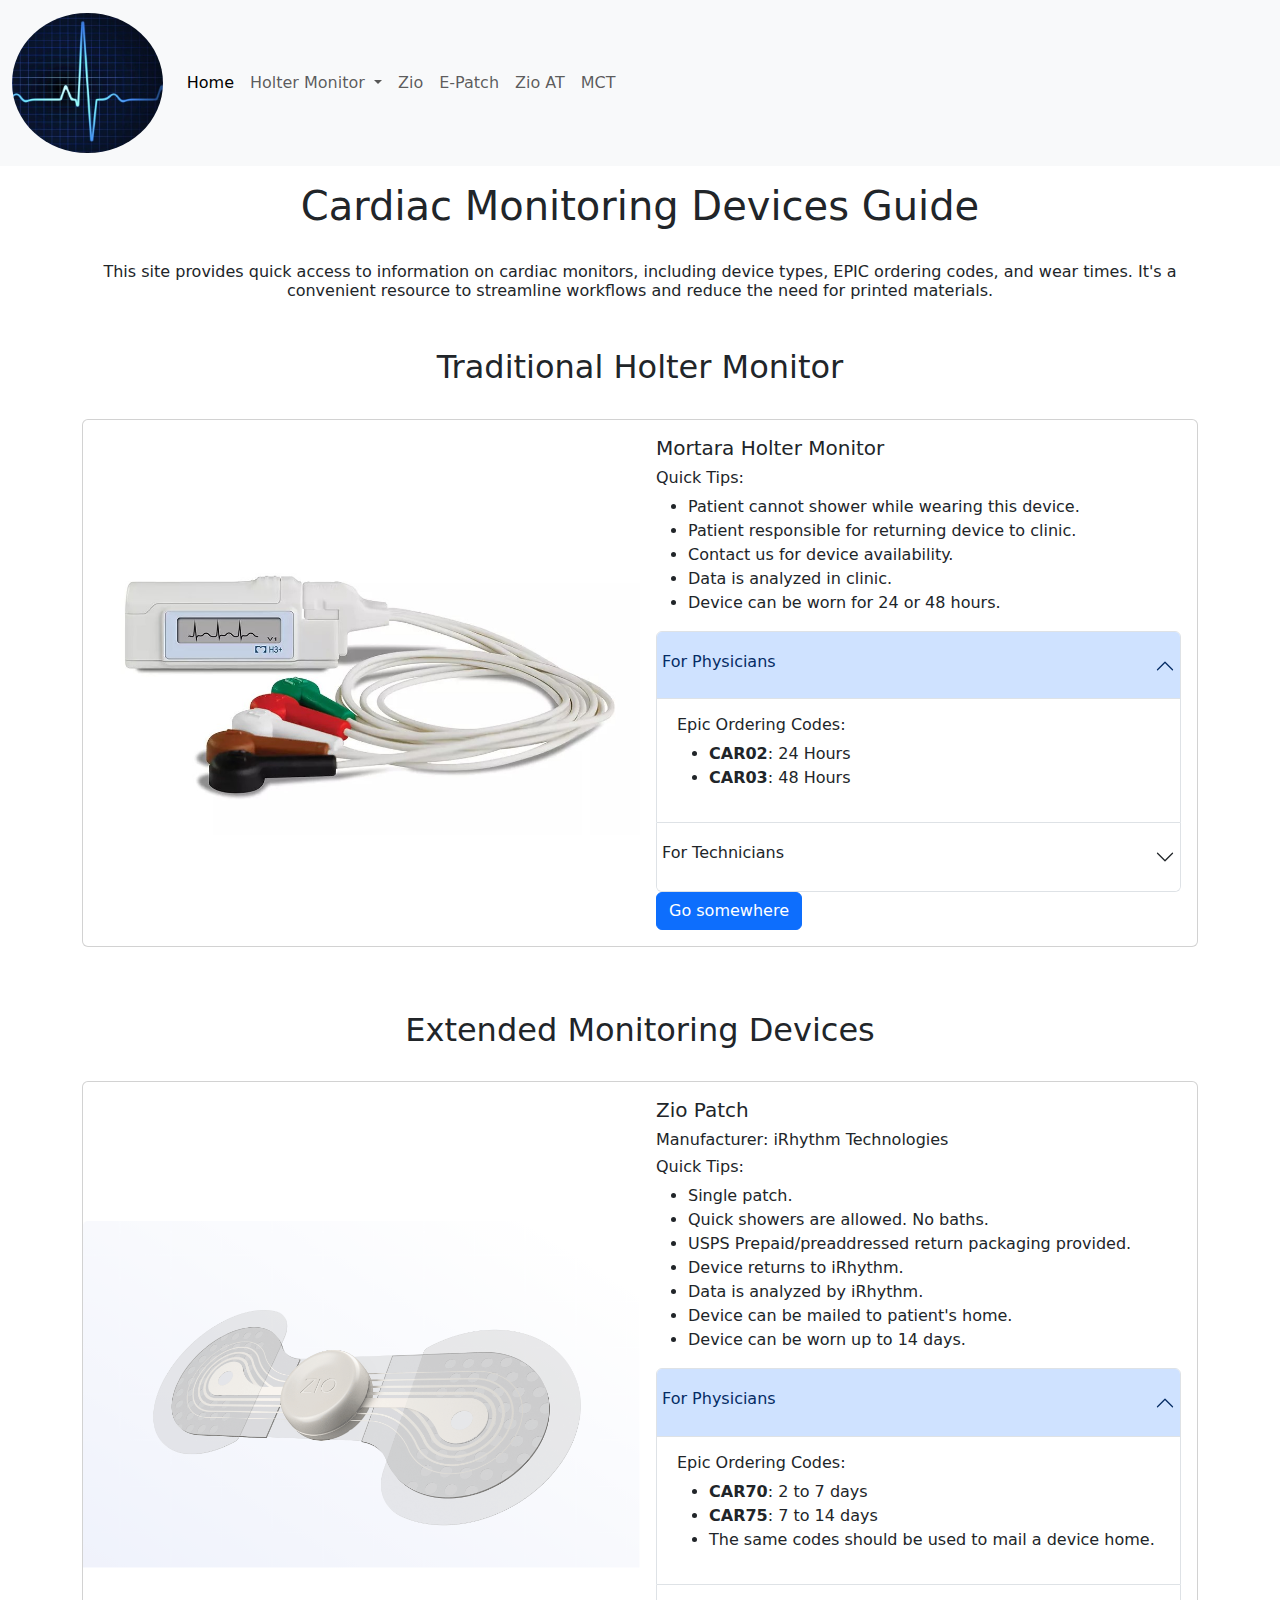
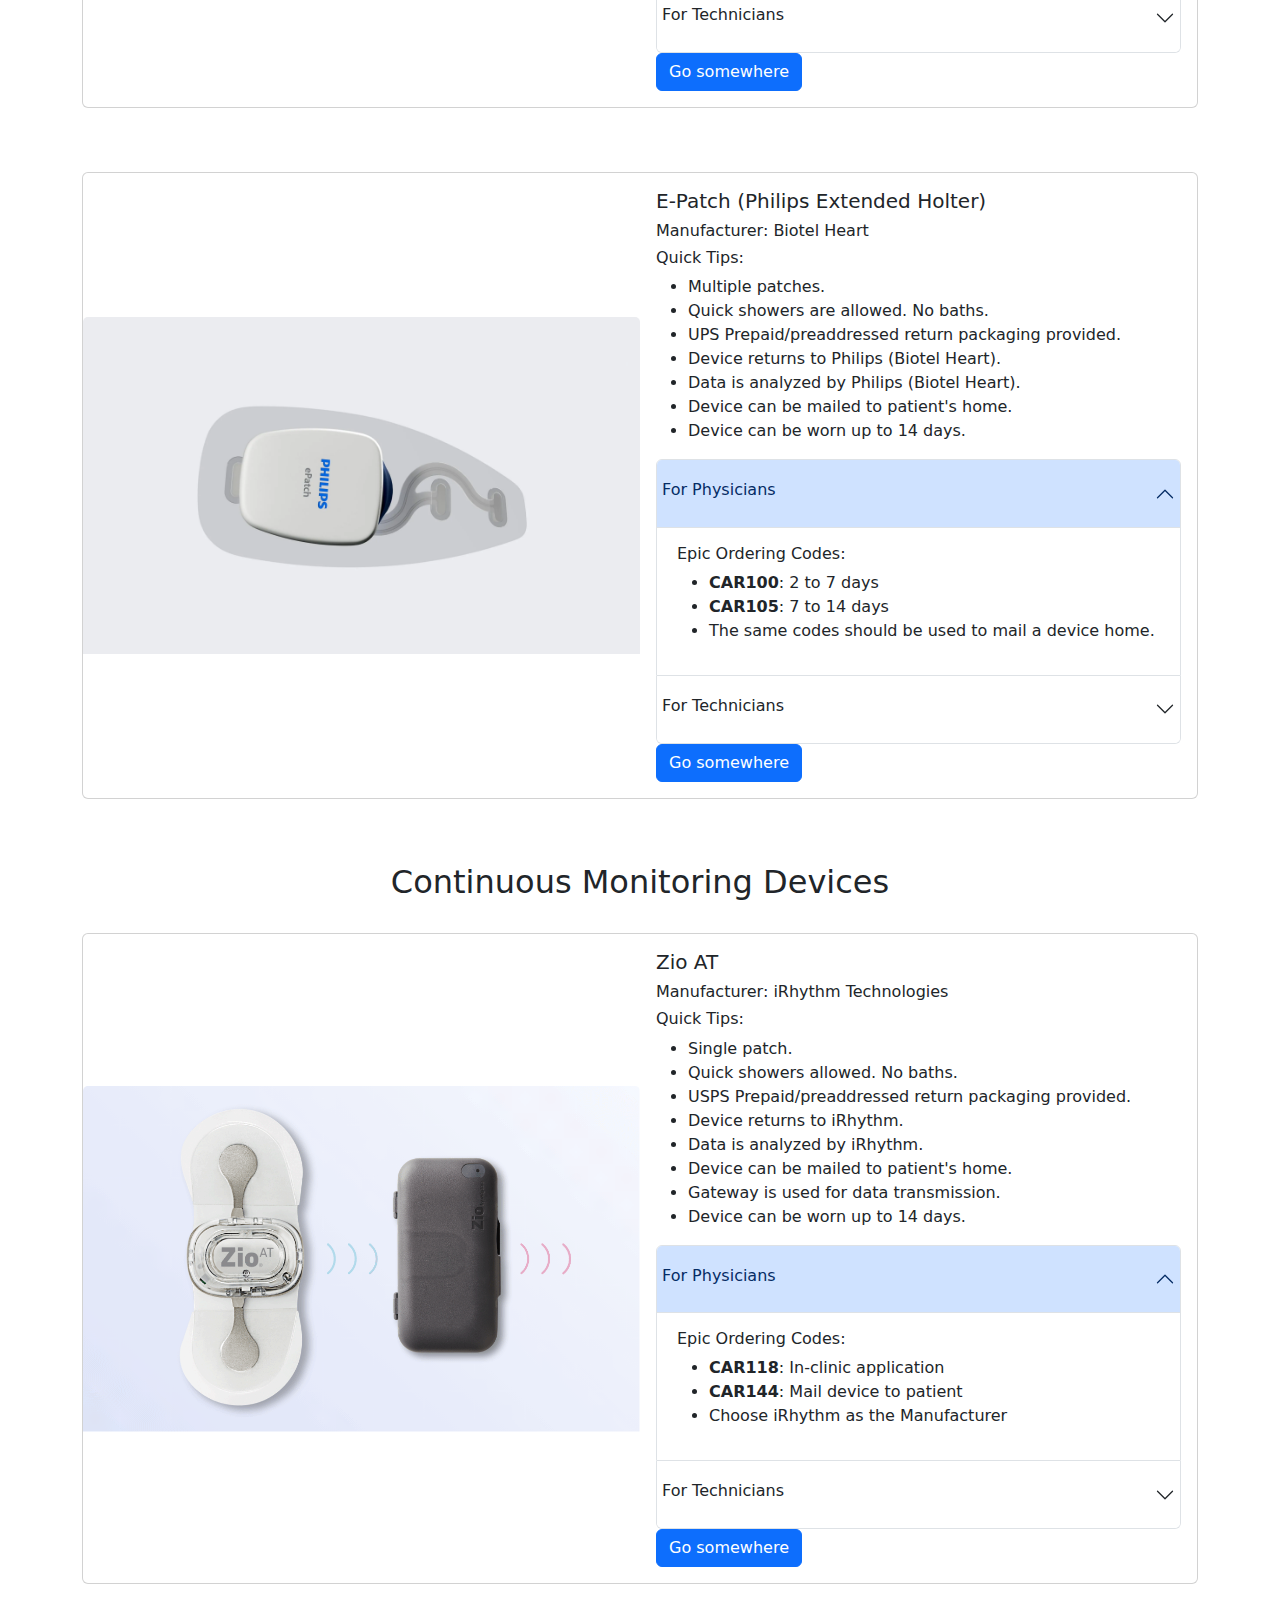
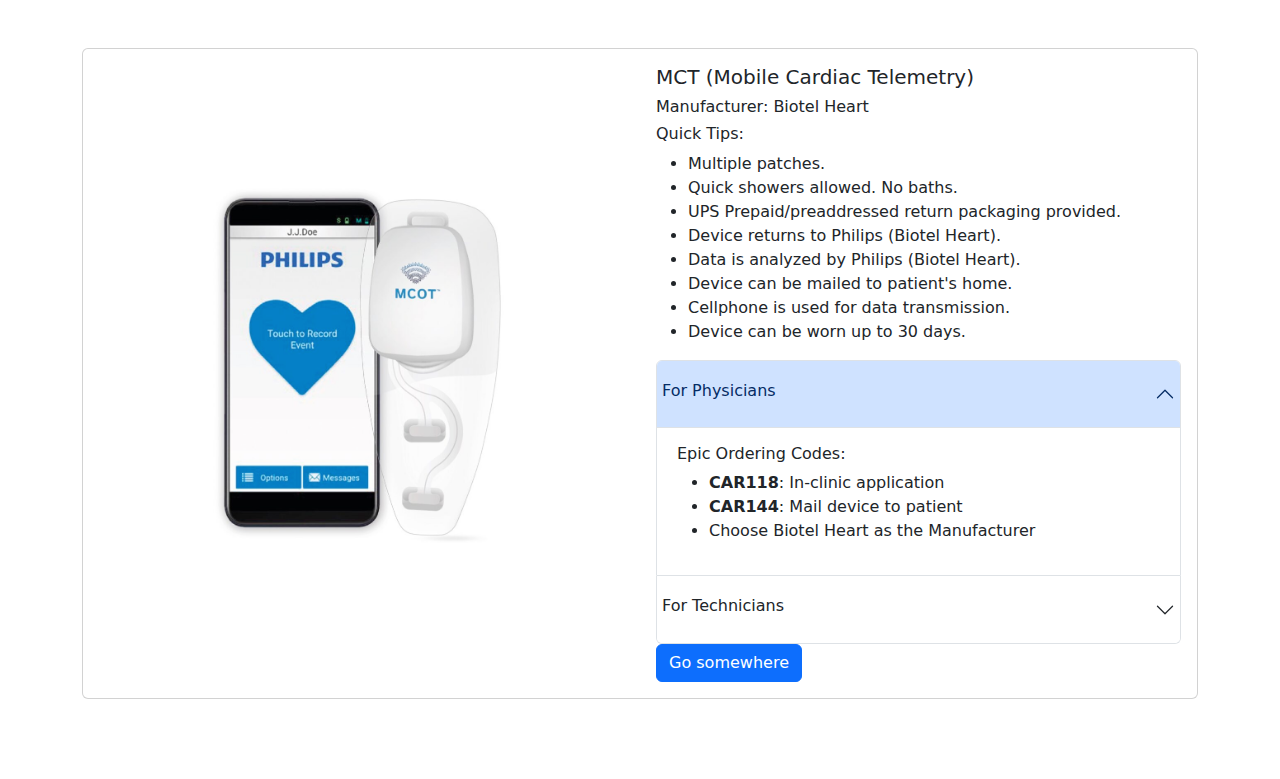
<file: index.html>
<!DOCTYPE html>
<html lang="en">
  <head>
    <meta charset="utf-8" />
    <meta name="viewport" content="width=device-width, initial-scale=1" />

    <link
      href="https://cdn.jsdelivr.net/npm/bootstrap@5.3.3/dist/css/bootstrap.min.css"
      rel="stylesheet"
      integrity="sha384-QWTKZyjpPEjISv5WaRU9OFeRpok6YctnYmDr5pNlyT2bRjXh0JMhjY6hW+ALEwIH"
      crossorigin="anonymous"
    />
    <link rel="stylesheet" href="style.css" />
    <title>Monitoring Devices</title>
  </head>

  <body>
    <!-- Navbar -->
    <nav class="navbar navbar-expand-lg bg-body-tertiary">
      <div class="container-fluid">
        <a class="navbar-brand" href="./" w-10>
          <img
            src="./images/ekgwave.jpg"
            style="width: 100%; border-radius: 50%"
          />
        </a>
        <button
          class="navbar-toggler"
          type="button"
          data-bs-toggle="collapse"
          data-bs-target="#navbarSupportedContent"
          aria-controls="navbarSupportedContent"
          aria-expanded="false"
          aria-label="Toggle navigation"
        >
          <span class="navbar-toggler-icon"></span>
        </button>
        <div class="collapse navbar-collapse" id="navbarSupportedContent">
          <ul class="navbar-nav me-auto mb-2 mb-lg-0">
            <li class="nav-item">
              <a class="nav-link active" aria-current="page" href="./">Home</a>
            </li>

            <li class="nav-item dropdown">
              <a
                class="nav-link dropdown-toggle"
                href="#holter"
                role="button"
                data-bs-toggle="dropdown"
                aria-expanded="false"
              >
                Holter Monitor
              </a>
              <ul class="dropdown-menu">
                <li>
                  <a
                    class="dropdown-item"
                    href="./how-to-program-holter-monitor.html"
                    >How to program a holter monitor</a
                  >
                </li>
                <li>
                  <a
                    class="dropdown-item"
                    href="./how-to-apply-holter-monitor.html"
                    >How to apply a holter monitor</a
                  >
                </li>
                <li>
                  <a
                    class="dropdown-item"
                    href="./how-to-import-holter-data.html"
                    >How to import Holter data</a
                  >
                </li>
              </ul>
            </li>
            <li class="nav-item">
              <a class="nav-link" href="#zio">Zio</a>
            </li>
            <li class="nav-item">
              <a class="nav-link" href="#epatch">E-Patch</a>
            </li>
            <li class="nav-item">
              <a class="nav-link" href="#zioat">Zio AT</a>
            </li>
            <li class="nav-item">
              <a class="nav-link" href="#mcot">MCT</a>
            </li>
          </ul>
        </div>
      </div>
    </nav>
    <!-- End of Navbar -->

    <!-- Header -->
    <header>
      <div class="container">
        <h1>Cardiac Monitoring Devices Guide</h1>
        <h6 class="card-title">
          This site provides quick access to information on cardiac monitors,
          including device types, EPIC ordering codes, and wear times. It's a
          convenient resource to streamline workflows and reduce the need for
          printed materials.
        </h6>
      </div>
    </header>
    <!-- End of header -->

    <!-- Main content -->
    <main class="main">
      <div class="container">
        <!-- Traditional Holter Container -->
        <div class="holter-container">
          <h2>Traditional Holter Monitor</h2>
          <div id="holter" class="device holter">
            <div class="card" style="width: 18rem">
              <img src="./images/holter.jpg" class="card-img-top" alt="..." />
              <div class="card-body">
                <h5 class="card-title">Mortara Holter Monitor</h5>
                <h6 class="card-title">Quick Tips:</h6>
                <ul>
                  <li class="card-text">
                    Patient cannot shower while wearing this device.
                  </li>
                  <li class="card-text">
                    Patient responsible for returning device to clinic.
                  </li>
                  <li class="card-text">Contact us for device availability.</li>
                  <li class="card-text">Data is analyzed in clinic.</li>
                  <li class="card-text">
                    Device can be worn for 24 or 48 hours.
                  </li>
                </ul>

                <!-- Accordion -->
                <div class="accordion" id="accordionExample">
                  <div class="accordion-item">
                    <h2 class="accordion-header">
                      <button
                        class="accordion-button"
                        type="button"
                        data-bs-toggle="collapse"
                        data-bs-target="#collapseOne"
                        aria-expanded="true"
                        aria-controls="collapseOne"
                      >
                        <h6 class="card-title">For Physicians</h6>
                      </button>
                    </h2>
                    <div
                      id="collapseOne"
                      class="accordion-collapse collapse show"
                      data-bs-parent="#accordionExample"
                    >
                      <div class="accordion-body">
                        <h6 class="card-title">Epic Ordering Codes:</h6>
                        <ul>
                          <li><strong>CAR02</strong>: 24 Hours</li>
                          <li><strong>CAR03</strong>: 48 Hours</li>
                        </ul>
                      </div>
                    </div>
                  </div>
                  <!-- item 2 -->
                  <div class="accordion-item">
                    <h2 class="accordion-header">
                      <button
                        class="accordion-button collapsed"
                        type="button"
                        data-bs-toggle="collapse"
                        data-bs-target="#collapseTwo"
                        aria-expanded="false"
                        aria-controls="collapseTwo"
                      >
                        <h6 class="card-title">For Technicians</h6>
                      </button>
                    </h2>
                    <div
                      id="collapseTwo"
                      class="accordion-collapse collapse"
                      data-bs-parent="#accordionExample"
                    >
                      <div class="accordion-body">
                        <a href="./how-to-program-holter-monitor.html"
                          >How to <strong>program</strong> a Mortara Holter
                          recorder.</a
                        >
                        <br /><br />
                        <a href="./how-to-apply-holter-monitor.html"
                          >How to <strong>apply</strong> a Mortara Holter
                          recorder on the patient.</a
                        >
                        <br /><br />
                        <a href="./how-to-import-holter-data.html"
                          >How to <strong>import</strong> Holter data from the
                          recorder.</a
                        >
                      </div>
                    </div>
                  </div>
                </div>

                <!-- End of Accordion -->

                <a href="#" class="btn btn-primary">Go somewhere</a>
              </div>
            </div>
          </div>
        </div>
        <!-- Extended Monitoring containers -->
        <!-- Zio patch container -->
        <div class="extended-monitoring-container">
          <h2>Extended Monitoring Devices</h2>
          <div id="zio" class="device ziopatch">
            <div class="card" style="width: 18rem">
              <img src="./images/zio.webp" class="card-img-top" alt="..." />
              <div class="card-body">
                <h5 class="card-title">Zio Patch</h5>
                <h6 class="card-title">Manufacturer: iRhythm Technologies</h6>
                <h6 class="card-title">Quick Tips:</h6>
                <ul>
                  <li>Single patch.</li>
                  <li>Quick showers are allowed. No baths.</li>
                  <li>USPS Prepaid/preaddressed return packaging provided.</li>
                  <li>Device returns to iRhythm.</li>
                  <li>Data is analyzed by iRhythm.</li>
                  <li>Device can be mailed to patient's home.</li>
                  <li>Device can be worn up to 14 days.</li>
                </ul>

                <!-- Accordion -->
                <div class="accordion" id="accordionExample">
                  <div class="accordion-item">
                    <h2 class="accordion-header">
                      <button
                        class="accordion-button"
                        type="button"
                        data-bs-toggle="collapse"
                        data-bs-target="#collapseThree"
                        aria-expanded="true"
                        aria-controls="collapseThree"
                      >
                        <h6 class="card-title">For Physicians</h6>
                      </button>
                    </h2>
                    <div
                      id="collapseThree"
                      class="accordion-collapse collapse show"
                      data-bs-parent="#accordionExample"
                    >
                      <div class="accordion-body">
                        <h6 class="card-title">Epic Ordering Codes:</h6>
                        <ul>
                          <li><strong>CAR70</strong>: 2 to 7 days</li>
                          <li><strong>CAR75</strong>: 7 to 14 days</li>
                          <li>
                            The same codes should be used to mail a device home.
                          </li>
                        </ul>
                      </div>
                    </div>
                  </div>
                  <div class="accordion-item">
                    <h2 class="accordion-header">
                      <button
                        class="accordion-button collapsed"
                        type="button"
                        data-bs-toggle="collapse"
                        data-bs-target="#collapseFour"
                        aria-expanded="false"
                        aria-controls="collapseFour"
                      >
                        <h6 class="card-title">For Technicians</h6>
                      </button>
                    </h2>
                    <div
                      id="collapseFour"
                      class="accordion-collapse collapse"
                      data-bs-parent="#accordionExample"
                    >
                      <div class="accordion-body">
                        <p>
                          Click on the following link:
                          <a href="https://vimeo.com/405124932" target="_blank"
                            >Zio patch application video.</a
                          >
                          This video will show you how to apply the Zio patch
                          monitor in four easy steps. Although the video shows
                          application for the older version of a zio patch (XT
                          version), the instructions are exactly the same for
                          the new version of the patch.
                        </p>
                      </div>
                    </div>
                  </div>
                </div>

                <!-- End of Accordion -->

                <a href="#" class="btn btn-primary">Go somewhere</a>
              </div>
            </div>
          </div>

          <!-- Epatch container -->
          <div id="epatch" class="device epatch">
            <div class="card" style="width: 18rem">
              <img src="./images/epatch1.webp" class="card-img-top" alt="..." />
              <div class="card-body">
                <h5 class="card-title">E-Patch (Philips Extended Holter)</h5>
                <h6 class="card-title">Manufacturer: Biotel Heart</h6>
                <h6 class="card-title">Quick Tips:</h6>
                <ul>
                  <li>Multiple patches.</li>
                  <li>Quick showers are allowed. No baths.</li>
                  <li>UPS Prepaid/preaddressed return packaging provided.</li>
                  <li>Device returns to Philips (Biotel Heart).</li>
                  <li>Data is analyzed by Philips (Biotel Heart).</li>
                  <li>Device can be mailed to patient's home.</li>
                  <li>Device can be worn up to 14 days.</li>
                </ul>

                <!-- Accordion -->
                <div class="accordion" id="accordionExample">
                  <div class="accordion-item">
                    <h2 class="accordion-header">
                      <button
                        class="accordion-button"
                        type="button"
                        data-bs-toggle="collapse"
                        data-bs-target="#collapseFive"
                        aria-expanded="true"
                        aria-controls="collapseFive"
                      >
                        <h6 class="card-title">For Physicians</h6>
                      </button>
                    </h2>
                    <div
                      id="collapseFive"
                      class="accordion-collapse collapse show"
                      data-bs-parent="#accordionExample"
                    >
                      <div class="accordion-body">
                        <h6 class="card-title">Epic Ordering Codes:</h6>
                        <ul>
                          <li><strong>CAR100</strong>: 2 to 7 days</li>
                          <li><strong>CAR105</strong>: 7 to 14 days</li>
                          <li>
                            The same codes should be used to mail a device home.
                          </li>
                        </ul>
                      </div>
                    </div>
                  </div>
                  <div class="accordion-item">
                    <h2 class="accordion-header">
                      <button
                        class="accordion-button collapsed"
                        type="button"
                        data-bs-toggle="collapse"
                        data-bs-target="#collapseSix"
                        aria-expanded="false"
                        aria-controls="collapseSix"
                      >
                        <h6 class="card-title">For Technicians</h6>
                      </button>
                    </h2>
                    <div
                      id="collapseSix"
                      class="accordion-collapse collapse"
                      data-bs-parent="#accordionExample"
                    >
                      <div class="accordion-body">
                        <p>
                          Click on the following link:
                          <a
                            href="https://www.myheartmonitor.com/device/epatch/"
                            target="_blank"
                            >ePatch Application Video.</a
                          >
                          Once on the myheartmonitor website, click on the video
                          titled "Philips Extended Holter - e-Patch Patient
                          Education Video". This will show you in great detail
                          the application process for an e-patch monitor.
                        </p>
                      </div>
                    </div>
                  </div>
                </div>

                <!-- End of Accordion -->

                <a href="#" class="btn btn-primary">Go somewhere</a>
              </div>
            </div>
          </div>
        </div>
        <!-- End of Extended Monitoring container -->

        <!-- Event monitoring devices-->
        <div class="event-monitors">
          <h2>Continuous Monitoring Devices</h2>
          <!-- Zio AT patch container -->
          <div id="zioat" class="device zioat">
            <div class="card" style="width: 18rem">
              <img src="./images/zioat.webp" class="card-img-top" alt="..." />
              <div class="card-body">
                <h5 class="card-title">
                  Zio AT
                </h5>
                <h6 class="card-title">Manufacturer: iRhythm Technologies</h6>
                <h6 class="card-title">Quick Tips:</h6>
                <ul>
                  <li>Single patch.</li>
                  <li>Quick showers allowed. No baths.</li>
                  <li>USPS Prepaid/preaddressed return packaging provided.</li>
                  <li>Device returns to iRhythm.</li>
                  <li>Data is analyzed by iRhythm.</li>
                  <li>Device can be mailed to patient's home.</li>
                  <li>Gateway is used for data transmission.</li>
                  <li>Device can be worn up to 14 days.</li>
                </ul>

                <!-- Accordion -->
                <div class="accordion" id="accordionExample">
                  <div class="accordion-item">
                    <h2 class="accordion-header">
                      <button
                        class="accordion-button"
                        type="button"
                        data-bs-toggle="collapse"
                        data-bs-target="#collapseSeven"
                        aria-expanded="true"
                        aria-controls="collapseSeven"
                      >
                        <h6 class="card-title">For Physicians</h6>
                      </button>
                    </h2>
                    <div
                      id="collapseSeven"
                      class="accordion-collapse collapse show"
                      data-bs-parent="#accordionExample"
                    >
                      <div class="accordion-body">
                        <h6 class="card-title">Epic Ordering Codes:</h6>
                        <ul>
                          <li>
                            <strong>CAR118</strong>: In-clinic application
                          </li>
                          <li>
                            <strong>CAR144</strong>: Mail device to patient
                          </li>
                          <li>Choose iRhythm as the Manufacturer</li>
                        </ul>
                      </div>
                    </div>
                  </div>
                  <div class="accordion-item">
                    <h2 class="accordion-header">
                      <button
                        class="accordion-button collapsed"
                        type="button"
                        data-bs-toggle="collapse"
                        data-bs-target="#collapseEight"
                        aria-expanded="false"
                        aria-controls="collapseEight"
                      >
                        <h6 class="card-title">For Technicians</h6>
                      </button>
                    </h2>
                    
                    <div
                      id="collapseEight"
                      class="accordion-collapse collapse"
                      data-bs-parent="#accordionExample"
                    >
                      <div class="accordion-body">
                        <p>Application instructions coming soon.</p>
                      </div>
                    </div>
                  </div>
                </div>

                <!-- End of Accordion -->

                <a href="#" class="btn btn-primary">Go somewhere</a>
              </div>
            </div>
          </div>
          <!-- MCOT container -->
          <div id="mcot" class="device mcot">
            <div class="card" style="width: 18rem">
              <img
                src="./images/mcot.jpg"
                class="card-img-top"
                style="width: 65%; margin: auto"
                alt="..."
              />
              <div class="card-body">
                <h5 class="card-title">
                  MCT (Mobile Cardiac Telemetry)
                </h5>
                <h6 class="card-title">Manufacturer: Biotel Heart</h6>
                <h6 class="card-title">Quick Tips:</h6>
                <ul>
                  <li>Multiple patches.</li>
                  <li>Quick showers allowed. No baths.</li>
                  <li>UPS Prepaid/preaddressed return packaging provided.</li>
                  <li>Device returns to Philips (Biotel Heart).</li>
                  <li>Data is analyzed by Philips (Biotel Heart).</li>
                  <li>Device can be mailed to patient's home.</li>
                  <li>Cellphone is used for data transmission.</li>
                  <li>Device can be worn up to 30 days.</li>
                </ul>
                <!-- Accordion -->
                <div class="accordion" id="accordionExample">
                  <div class="accordion-item">
                    <h2 class="accordion-header">
                      <button
                        class="accordion-button"
                        type="button"
                        data-bs-toggle="collapse"
                        data-bs-target="#collapseNine"
                        aria-expanded="true"
                        aria-controls="collapseNine"
                      >
                        <h6 class="card-title">For Physicians</h6>
                      </button>
                    </h2>
                    <div
                      id="collapseNine"
                      class="accordion-collapse collapse show"
                      data-bs-parent="#accordionExample"
                    >
                      <div class="accordion-body">
                        <h6 class="card-title">Epic Ordering Codes:</h6>
                        <ul>
                          <li>
                            <strong>CAR118</strong>: In-clinic application
                          </li>
                          <li>
                            <strong>CAR144</strong>: Mail device to patient
                          </li>
                          <li>Choose Biotel Heart as the Manufacturer</li>
                        </ul>
                      </div>
                    </div>
                  </div>
                  <div class="accordion-item">
                    <h2 class="accordion-header">
                      <button
                        class="accordion-button collapsed"
                        type="button"
                        data-bs-toggle="collapse"
                        data-bs-target="#collapseTen"
                        aria-expanded="false"
                        aria-controls="collapseTen"
                      >
                        <h6 class="card-title">For Technicians</h6>
                      </button>
                    </h2>
                    <div
                      id="collapseTen"
                      class="accordion-collapse collapse"
                      data-bs-parent="#accordionExample"
                    >
                      <div class="accordion-body">
                        <p>
                          Click on the following link:
                          <a
                            href="https://www.myheartmonitor.com/device/mcot-patch/"
                            target="_blank"
                            >MCT Application Video.</a
                          >
                          Once on the myheartmonitor website, click on the video
                          titled "Philips Mobile Cardiac Telemetry - MCOT patch Patient
                          Education Video". This will show you in great detail
                          the application process for the MCT monitor.
                        </p>
                      </div>
                    </div>
                  </div>
                </div>

                <!-- End of Accordion -->

                <a href="#" class="btn btn-primary">Go somewhere</a>
              </div>
            </div>
          </div>
        </div>

        <!-- End of Event Monitoring devices -->
      </div>
    </main>

    <script
      src="https://cdn.jsdelivr.net/npm/bootstrap@5.3.3/dist/js/bootstrap.bundle.min.js"
      integrity="sha384-YvpcrYf0tY3lHB60NNkmXc5s9fDVZLESaAA55NDzOxhy9GkcIdslK1eN7N6jIeHz"
      crossorigin="anonymous"
    ></script>
  </body>
</html>
</file>
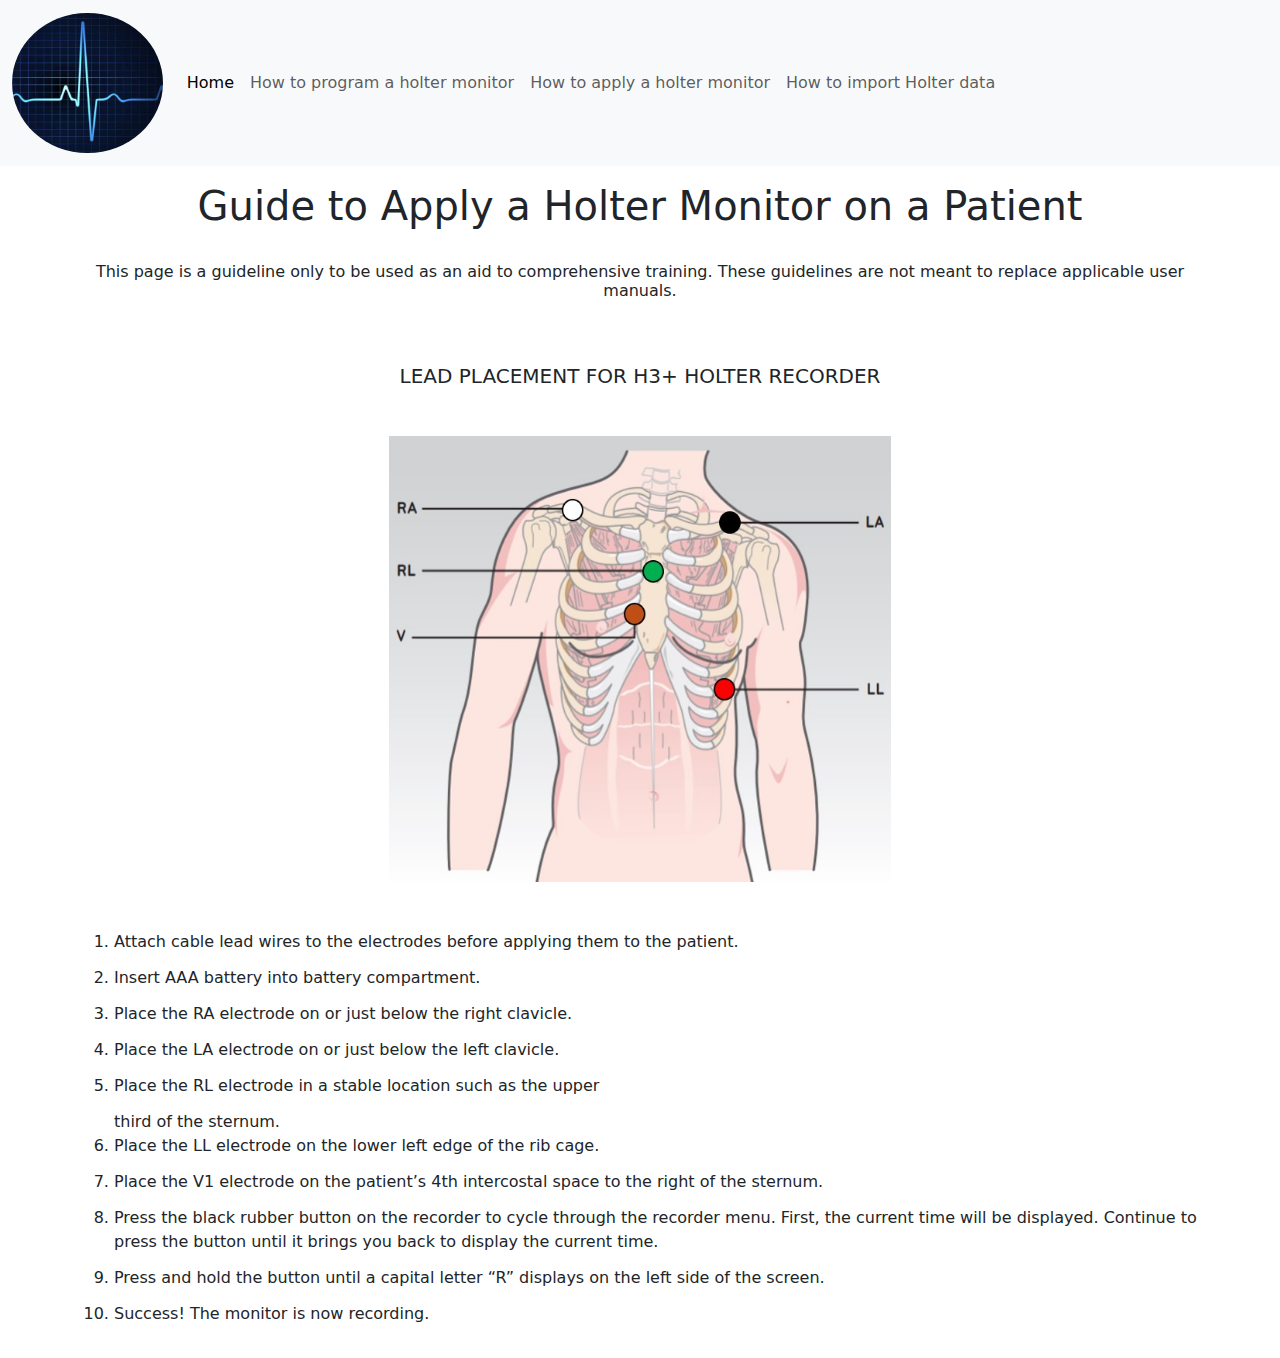
<file: how-to-apply-holter-monitor.html>
<!DOCTYPE html>
<html lang="en">
  <head>
    <meta charset="utf-8" />
    <meta name="viewport" content="width=device-width, initial-scale=1" />

    <link
      href="https://cdn.jsdelivr.net/npm/bootstrap@5.3.3/dist/css/bootstrap.min.css"
      rel="stylesheet"
      integrity="sha384-QWTKZyjpPEjISv5WaRU9OFeRpok6YctnYmDr5pNlyT2bRjXh0JMhjY6hW+ALEwIH"
      crossorigin="anonymous"
    />
    <link rel="stylesheet" href="style.css" />
    <title>Apply a Holter Monitor</title>
  </head>

  <body>
    <!-- Navbar -->
    <nav class="navbar navbar-expand-lg bg-body-tertiary">
      <div class="container-fluid">
        <a class="navbar-brand" href="./" w-10>
          <img
            src="./images/ekgwave.jpg"
            style="width: 100%; border-radius: 50%"
          />
        </a>
        <button
          class="navbar-toggler"
          type="button"
          data-bs-toggle="collapse"
          data-bs-target="#navbarSupportedContent"
          aria-controls="navbarSupportedContent"
          aria-expanded="false"
          aria-label="Toggle navigation"
        >
          <span class="navbar-toggler-icon"></span>
        </button>
        <div class="collapse navbar-collapse" id="navbarSupportedContent">
          <ul class="navbar-nav me-auto mb-2 mb-lg-0">
            <li class="nav-item">
              <a class="nav-link active" aria-current="page" href="./">Home</a>
            </li>
            <li class="nav-item">
              <a class="nav-link" href="./how-to-program-holter-monitor.html"
              >How to program a holter monitor</a>
            </li>
            <li class="nav-item">
              <a class="nav-link"  href="./how-to-apply-holter-monitor.html"
              >How to apply a holter monitor</a>
            </li>
            <li class="nav-item">
              <a class="nav-link" href="./how-to-import-holter-data.html"
              >How to import Holter data</a>
            </li>
           
          </ul>
        </div>
      </div>
    </nav>
    <!-- End of Navbar -->

    <!-- Header -->
    <header>
      <div class="container">
        <h1>Guide to Apply a Holter Monitor on a Patient</h1>
        <h6 class="card-title">
          This page is a guideline only to be used as an aid to comprehensive
          training. These guidelines are not meant to replace applicable user
          manuals.
        </h6>
      </div>
    </header>
    <!-- End of header -->

    <!-- Main content -->
    <main class="main apply-monitor-instr-page">
      <div class="container">
        <h5 class="card-title">LEAD PLACEMENT FOR H3+ HOLTER RECORDER</h5>
        <div class="lead-placement-img-container">
          <img
            src="./images/lead-placement.jpg"
            alt="torso with electrode wire placement"
          />
        </div>
        <ol>
          <li>
            Attach cable lead wires to the electrodes before applying them to
            the patient.
          </li>
          <li>Insert AAA battery into battery compartment.</li>
          <li>Place the RA electrode on or just below the right clavicle.</li>
          <li>Place the LA electrode on or just below the left clavicle.</li>
          <li>Place the RL electrode in a stable location such as the upper</li>
          third of the sternum.
          <li>
            Place the LL electrode on the lower left edge of the rib cage.
          </li>
          <li>
            Place the V1 electrode on the patient’s 4th intercostal space to the
            right of the sternum.
          </li>
          <li>
            Press the black rubber button on the recorder to cycle through the
            recorder menu. First, the current time will be displayed. Continue
            to press the button until it brings you back to display the current
            time.
          </li>
          <li>
            Press and hold the button until a capital letter “R” displays on the
            left side of the screen.
          </li>

          <li>Success! The monitor is now recording.</li>
        </ol>
      </div>
    </main>
    <script
      src="https://cdn.jsdelivr.net/npm/bootstrap@5.3.3/dist/js/bootstrap.bundle.min.js"
      integrity="sha384-YvpcrYf0tY3lHB60NNkmXc5s9fDVZLESaAA55NDzOxhy9GkcIdslK1eN7N6jIeHz"
      crossorigin="anonymous"
    ></script>
  </body>
</html>
</file>
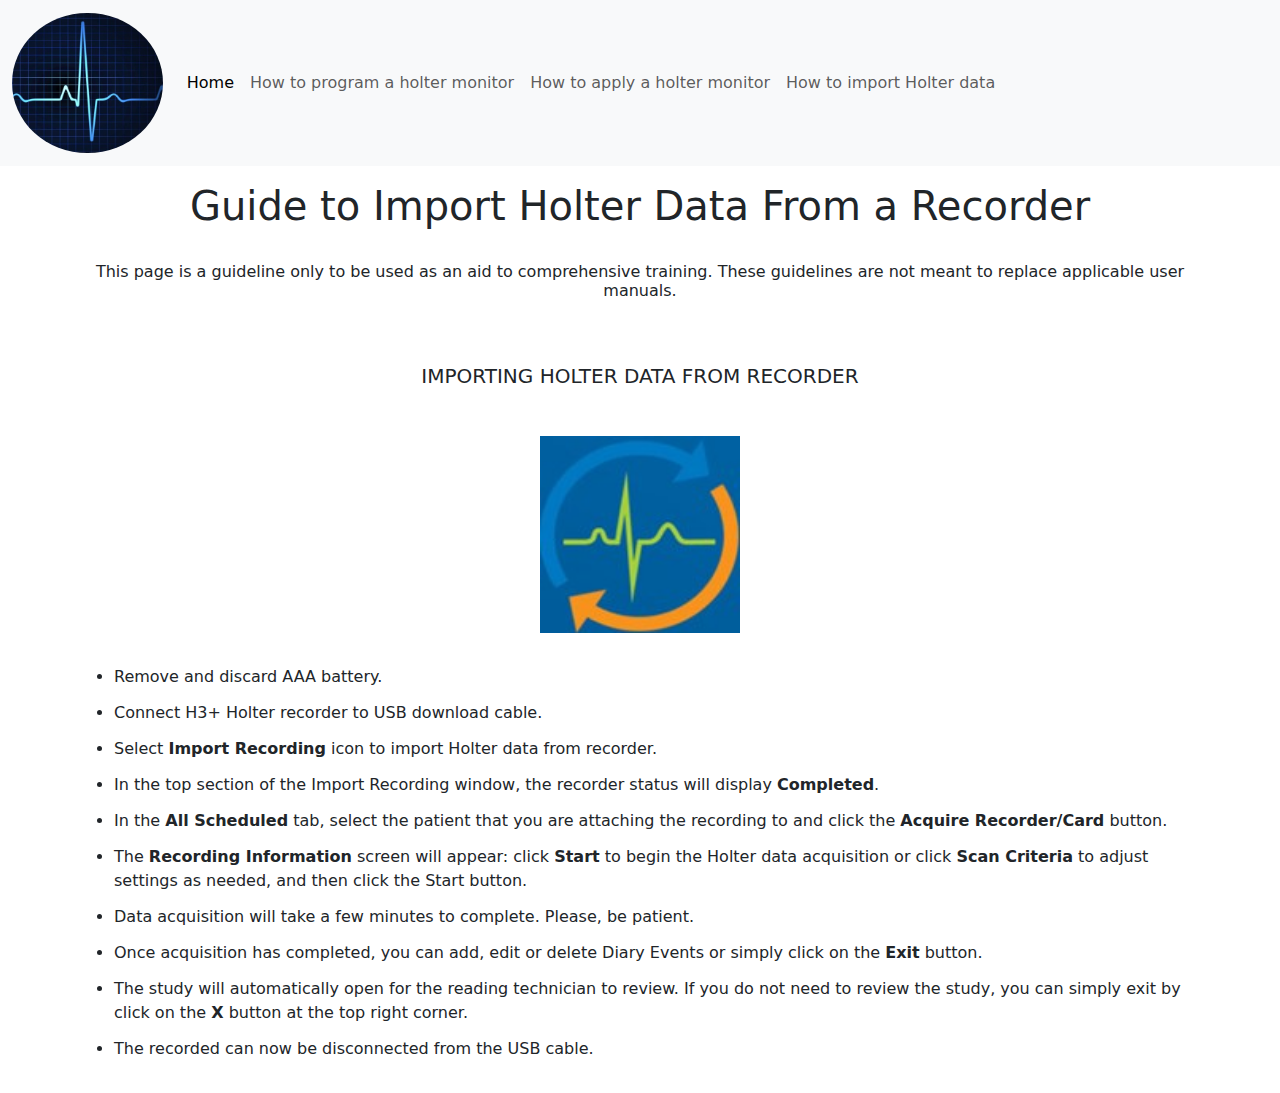
<file: how-to-import-holter-data.html>
<!DOCTYPE html>
<html lang="en">
  <head>
    <meta charset="utf-8" />
    <meta name="viewport" content="width=device-width, initial-scale=1" />

    <link
      href="https://cdn.jsdelivr.net/npm/bootstrap@5.3.3/dist/css/bootstrap.min.css"
      rel="stylesheet"
      integrity="sha384-QWTKZyjpPEjISv5WaRU9OFeRpok6YctnYmDr5pNlyT2bRjXh0JMhjY6hW+ALEwIH"
      crossorigin="anonymous"
    />
    <link rel="stylesheet" href="style.css" />
    <title>Apply a Holter Monitor</title>
  </head>

  <body>
    <!-- Navbar -->
    <nav class="navbar navbar-expand-lg bg-body-tertiary">
        <div class="container-fluid">
          <a class="navbar-brand" href="./" w-10>
            <img
              src="./images/ekgwave.jpg"
              style="width: 100%; border-radius: 50%"
            />
          </a>
          <button
            class="navbar-toggler"
            type="button"
            data-bs-toggle="collapse"
            data-bs-target="#navbarSupportedContent"
            aria-controls="navbarSupportedContent"
            aria-expanded="false"
            aria-label="Toggle navigation"
          >
            <span class="navbar-toggler-icon"></span>
          </button>
          <div class="collapse navbar-collapse" id="navbarSupportedContent">
            <ul class="navbar-nav me-auto mb-2 mb-lg-0">
              <li class="nav-item">
                <a class="nav-link active" aria-current="page" href="./">Home</a>
              </li>
              <li class="nav-item">
                <a class="nav-link" href="./how-to-program-holter-monitor.html"
                >How to program a holter monitor</a>
              </li>
              <li class="nav-item">
                <a class="nav-link"  href="./how-to-apply-holter-monitor.html"
                >How to apply a holter monitor</a>
              </li>
              <li class="nav-item">
                <a class="nav-link" href="./how-to-import-holter-data.html"
                >How to import Holter data</a>
              </li>
             
            </ul>
          </div>
        </div>
      </nav>
    <!-- End of Navbar -->

    <!-- Header -->
    <header>
      <div class="container">
        <h1>Guide to Import Holter Data From a Recorder</h1>
        <h6 class="card-title">
          This page is a guideline only to be used as an aid to comprehensive
          training. These guidelines are not meant to replace applicable user
          manuals.
        </h6>
      </div>
    </header>
    <!-- End of header -->

    <!-- Main content -->
    <main class="main import-monitor-instr-page">
      <div class="container">
        <h5 class="card-title">IMPORTING HOLTER DATA FROM RECORDER</h5>
        <div class="recorder-img-container">
          <img src="./images/import-recording.jpg" alt="icon" />
        </div>
        <ul>
          <li>Remove and discard AAA battery.</li>
          <li>Connect H3+ Holter recorder to USB download cable.</li>
          <li>
            Select <strong>Import Recording</strong> icon to import Holter data
            from recorder.
          </li>
          <li>
            In the top section of the Import Recording window, the recorder
            status will display <strong>Completed</strong>.
          </li>
          <li>
            In the <strong>All Scheduled</strong> tab, select the patient that
            you are attaching the recording to and click the
            <strong>Acquire Recorder/Card</strong> button.
          </li>
          <li>
            The <strong>Recording Information</strong> screen will appear: click
            <strong>Start</strong> to begin the Holter data acquisition or click
            <strong>Scan Criteria</strong> to adjust settings as needed, and
            then click the Start button.
          </li>
          <li>
            Data acquisition will take a few minutes to complete. Please, be
            patient.
          </li>
          <li>
            Once acquisition has completed, you can add, edit or delete Diary
            Events or simply click on the <strong>Exit</strong> button.
          </li>
          <li>
            The study will automatically open for the reading technician to
            review. If you do not need to review the study, you can simply exit
            by click on the <strong>X</strong> button at the top right corner.
          </li>
          <li>The recorded can now be disconnected from the USB cable.</li>
        </ul>
      </div>
    </main>

    <script
      src="https://cdn.jsdelivr.net/npm/bootstrap@5.3.3/dist/js/bootstrap.bundle.min.js"
      integrity="sha384-YvpcrYf0tY3lHB60NNkmXc5s9fDVZLESaAA55NDzOxhy9GkcIdslK1eN7N6jIeHz"
      crossorigin="anonymous"
    ></script>
  </body>
</html>
</file>
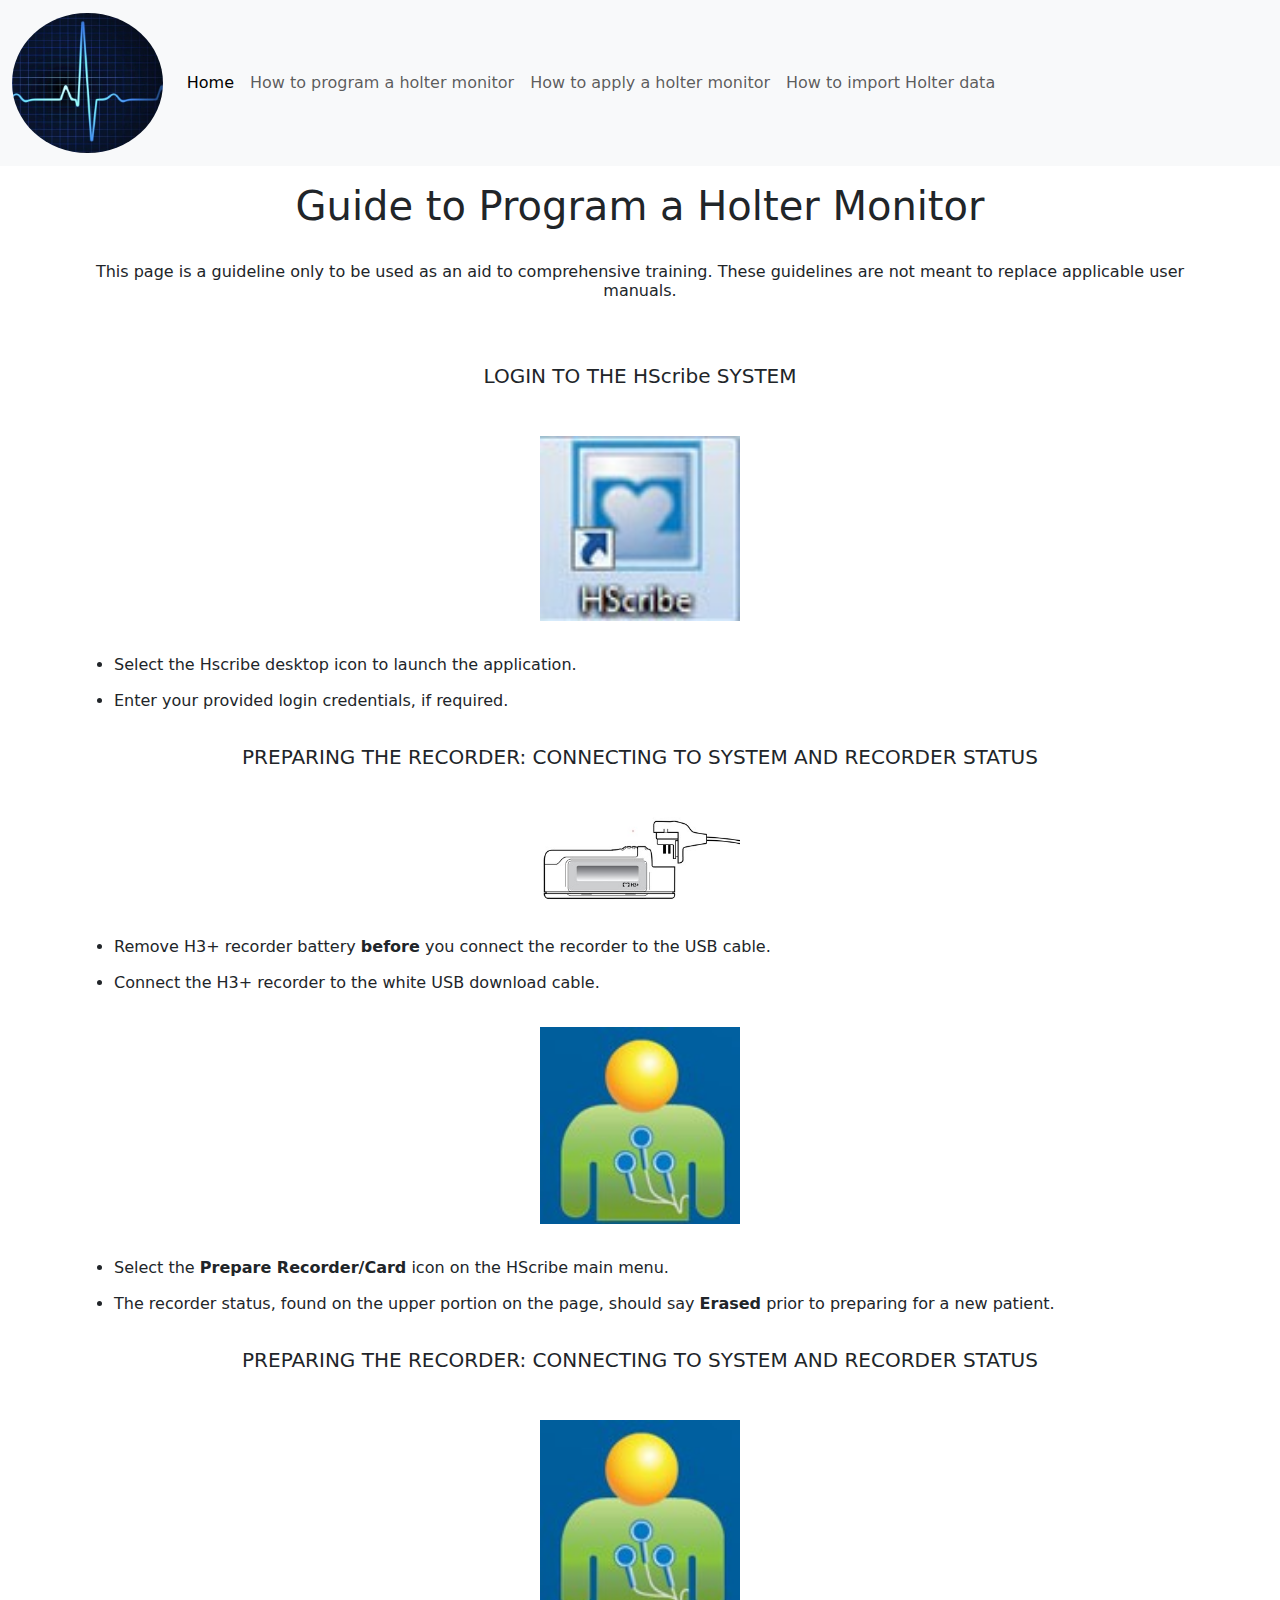
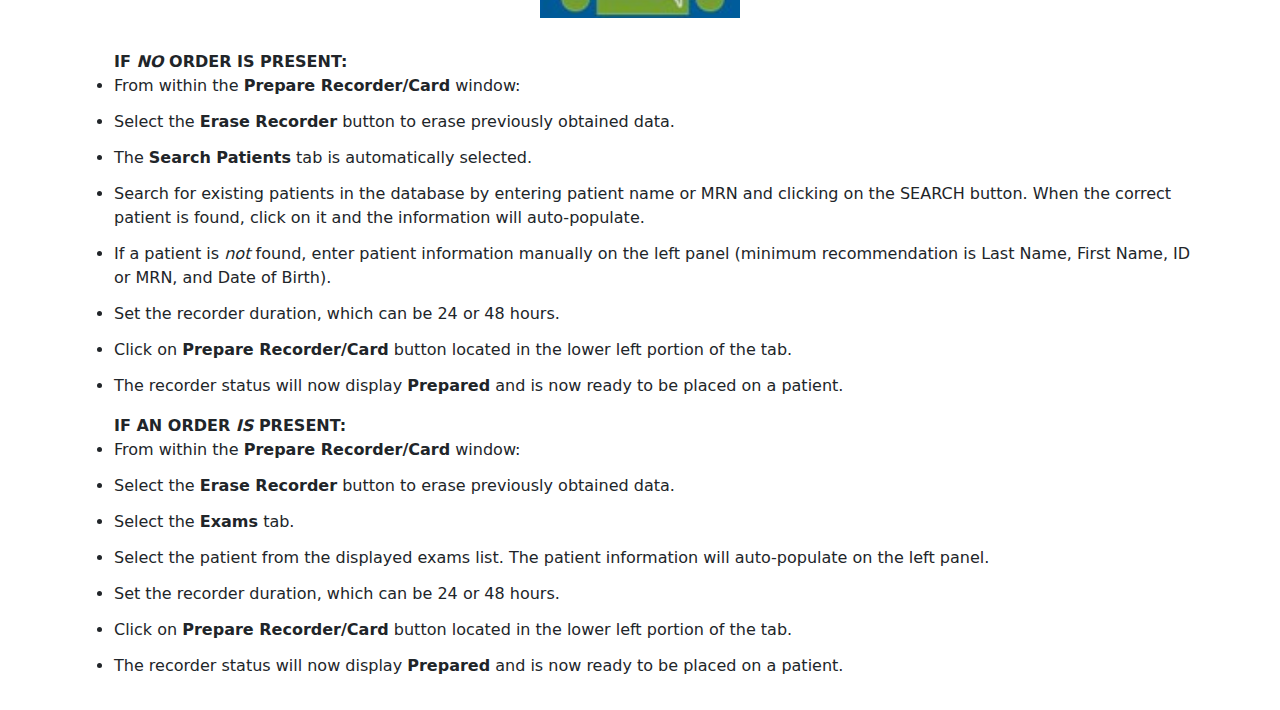
<file: how-to-program-holter-monitor.html>
<!DOCTYPE html>
<html lang="en">
  <head>
    <meta charset="utf-8" />
    <meta name="viewport" content="width=device-width, initial-scale=1" />

    <link
      href="https://cdn.jsdelivr.net/npm/bootstrap@5.3.3/dist/css/bootstrap.min.css"
      rel="stylesheet"
      integrity="sha384-QWTKZyjpPEjISv5WaRU9OFeRpok6YctnYmDr5pNlyT2bRjXh0JMhjY6hW+ALEwIH"
      crossorigin="anonymous"
    />
    <link rel="stylesheet" href="style.css" />
    <title>Program a Holter Monitor</title>
  </head>

  <body>
    <!-- Navbar -->
    <nav class="navbar navbar-expand-lg bg-body-tertiary">
      <div class="container-fluid">
        <a class="navbar-brand" href="./" w-10>
          <img
            src="./images/ekgwave.jpg"
            style="width: 100%; border-radius: 50%"
          />
        </a>
        <button
          class="navbar-toggler"
          type="button"
          data-bs-toggle="collapse"
          data-bs-target="#navbarSupportedContent"
          aria-controls="navbarSupportedContent"
          aria-expanded="false"
          aria-label="Toggle navigation"
        >
          <span class="navbar-toggler-icon"></span>
        </button>
        <div class="collapse navbar-collapse" id="navbarSupportedContent">
          <ul class="navbar-nav me-auto mb-2 mb-lg-0">
            <li class="nav-item">
              <a class="nav-link active" aria-current="page" href="./">Home</a>
            </li>
            <li class="nav-item">
              <a class="nav-link" href="./how-to-program-holter-monitor.html"
              >How to program a holter monitor</a>
            </li>
            <li class="nav-item">
              <a class="nav-link"  href="./how-to-apply-holter-monitor.html"
              >How to apply a holter monitor</a>
            </li>
            <li class="nav-item">
              <a class="nav-link" href="./how-to-import-holter-data.html"
              >How to import Holter data</a>
            </li>
           
          </ul>
        </div>
      </div>
    </nav>
    <!-- End of Navbar -->

    <!-- Header -->
    <header>
      <div class="container">
        <h1>Guide to Program a Holter Monitor</h1>
        <h6 class="card-title">
          This page is a guideline only to be used as an aid to comprehensive
          training. These guidelines are not meant to replace applicable user
          manuals.
        </h6>
      </div>
    </header>
    <!-- End of header -->

    <!-- Main content -->
    <main class="main program-monitor-instr-page">
      <div class="container">
        <h5 class="card-title">LOGIN TO THE HScribe SYSTEM</h5>
        <div class="program-instr hscribe">
          <div class="recorder-img-container">
            <img src="./images/hscribe-icon.jpg" alt="icon" />
          </div>
          <ul>
            <li>Select the Hscribe desktop icon to launch the application.</li>
            <li>Enter your provided login credentials, if required.</li>
          </ul>
        </div>

        <h5 class="card-title">
          PREPARING THE RECORDER: CONNECTING TO SYSTEM AND RECORDER STATUS
        </h5>
        <div class="program-instr recorder">
          <div class="recorder-img-container">
            <img src="./images/recorder-img.jpg" alt="recorder" />
          </div>
          <ul>
            <li>
              Remove H3+ recorder battery <strong>before</strong> you connect
              the recorder to the USB cable.
            </li>
            <li>Connect the H3+ recorder to the white USB download cable.</li>

            </ul>
            <div class="recorder-img-container recorder-img-container-2">
              <img src="./images/prep-recorder.jpg" alt="icon" />
            </div>
            <ul>
             
            <li>

              Select the <strong>Prepare Recorder/Card</strong> icon on the
              HScribe main menu.
            </li>
            <li>
              The recorder status, found on the upper portion on the page,
              should say <strong>Erased</strong> prior to preparing for a new
              patient.
            </li>
          </ul>
        </div>

        <h5 class="card-title">
          PREPARING THE RECORDER: CONNECTING TO SYSTEM AND RECORDER STATUS
        </h5>

        <div class="program-instr prep-recorder">
          <div class="recorder-img-container">
            <img src="./images/prep-recorder.jpg" alt="icon" />
          </div>
          <ul>
           <strong>IF
            <em>NO</em>
            ORDER IS PRESENT:</strong>
            <li>
              From within the <strong>Prepare Recorder/Card</strong> window:
            </li>
            <li>
              Select the <strong>Erase Recorder</strong> button to erase
              previously obtained data.
            </li>
            <li>
              The <strong>Search Patients</strong> tab is automatically
              selected.
            </li>
            <li>
              Search for existing patients in the database by entering patient
              name or MRN and clicking on the SEARCH button. When the correct
              patient is found, click on it and the information will
              auto-populate.
            </li>
            <li>
              If a patient is <em>not</em> found, enter patient information
              manually on the left panel (minimum recommendation is Last Name,
              First Name, ID or MRN, and Date of Birth).
            </li>
            <li>Set the recorder duration, which can be 24 or 48 hours.</li>
            <li>
              Click on <strong>Prepare Recorder/Card</strong> button located in
              the lower left portion of the tab.
            </li>
            <li>
              The recorder status will now display <strong>Prepared</strong> and
              is now ready to be placed on a patient.
            </li>
          </ul>
          <ul>
            <strong>IF AN ORDER
            <em>IS</em>
            PRESENT:</strong>
            <li>
              From within the <strong>Prepare Recorder/Card</strong> window:
            </li>
            <li>
              Select the <strong>Erase Recorder</strong> button to erase
              previously obtained data.
            </li>
            <li>Select the <strong>Exams</strong> tab.</li>
            <li>
              Select the patient from the displayed exams list. The patient
              information will auto-populate on the left panel.
            </li>
            <li>Set the recorder duration, which can be 24 or 48 hours.</li>
            <li>
              Click on <strong>Prepare Recorder/Card</strong> button located in
              the lower left portion of the tab.
            </li>
            <li>
              The recorder status will now display <strong>Prepared</strong> and
              is now ready to be placed on a patient.
            </li>
          </ul>
        </div>
      </div>
    </main>
    <script
      src="https://cdn.jsdelivr.net/npm/bootstrap@5.3.3/dist/js/bootstrap.bundle.min.js"
      integrity="sha384-YvpcrYf0tY3lHB60NNkmXc5s9fDVZLESaAA55NDzOxhy9GkcIdslK1eN7N6jIeHz"
      crossorigin="anonymous"
    ></script>
  </body>
</html>
</file>
<file: style.css>
.navbar-brand {
  width: 12%;
}
header,
main {
  padding: 1rem;
}
header {
  text-align: center;
}
header h1 {
  margin-bottom: 2rem;
}
.device {
  margin: 2rem auto 4rem;
}
.card {
  width: 100% !important;
}
h2 {
  margin: 1rem auto;
  text-align: center;
}
.accordion-header {
  margin: auto;
}
.accordion-button {
  padding: 20px 5px;
}
.nav-item {
  display: inline-flex;
}
.navbar-nav .dropdown-menu {
  position: relative;
  top: 24px;
  left: -6rem;
  margin: 4rem auto 3rem;
}

/* PROGRAM A HOLTER - PAGE and APPLY PAGE */
.recorder-img-container {
  width: 40%;
  margin: 2rem auto;
}
.recorder-img-container img, .lead-placement-img-container img {
  width: 100%;
}
.program-monitor-instr-page h5,.apply-monitor-instr-page h5, .import-monitor-instr-page h5 {
  margin: 2rem auto 3rem;
  text-align: center;
}
.program-monitor-instr-page li, .apply-monitor-instr-page li, .import-monitor-instr-page li {
  margin-bottom: 12px;
}
.lead-placement-img-container {
  margin-bottom: 3rem;
}

@media only screen and (min-width: 768px) {
  .card {
    width: 100% !important;
    display: grid;
    grid-template-columns: 50% 50%;
    justify-content: center;
    align-items: center;
  }
  .recorder-img-container img, .lead-placement-img-container img {
    width: 45%;;
    display: block;
    margin: auto;
  }
}
</file>
